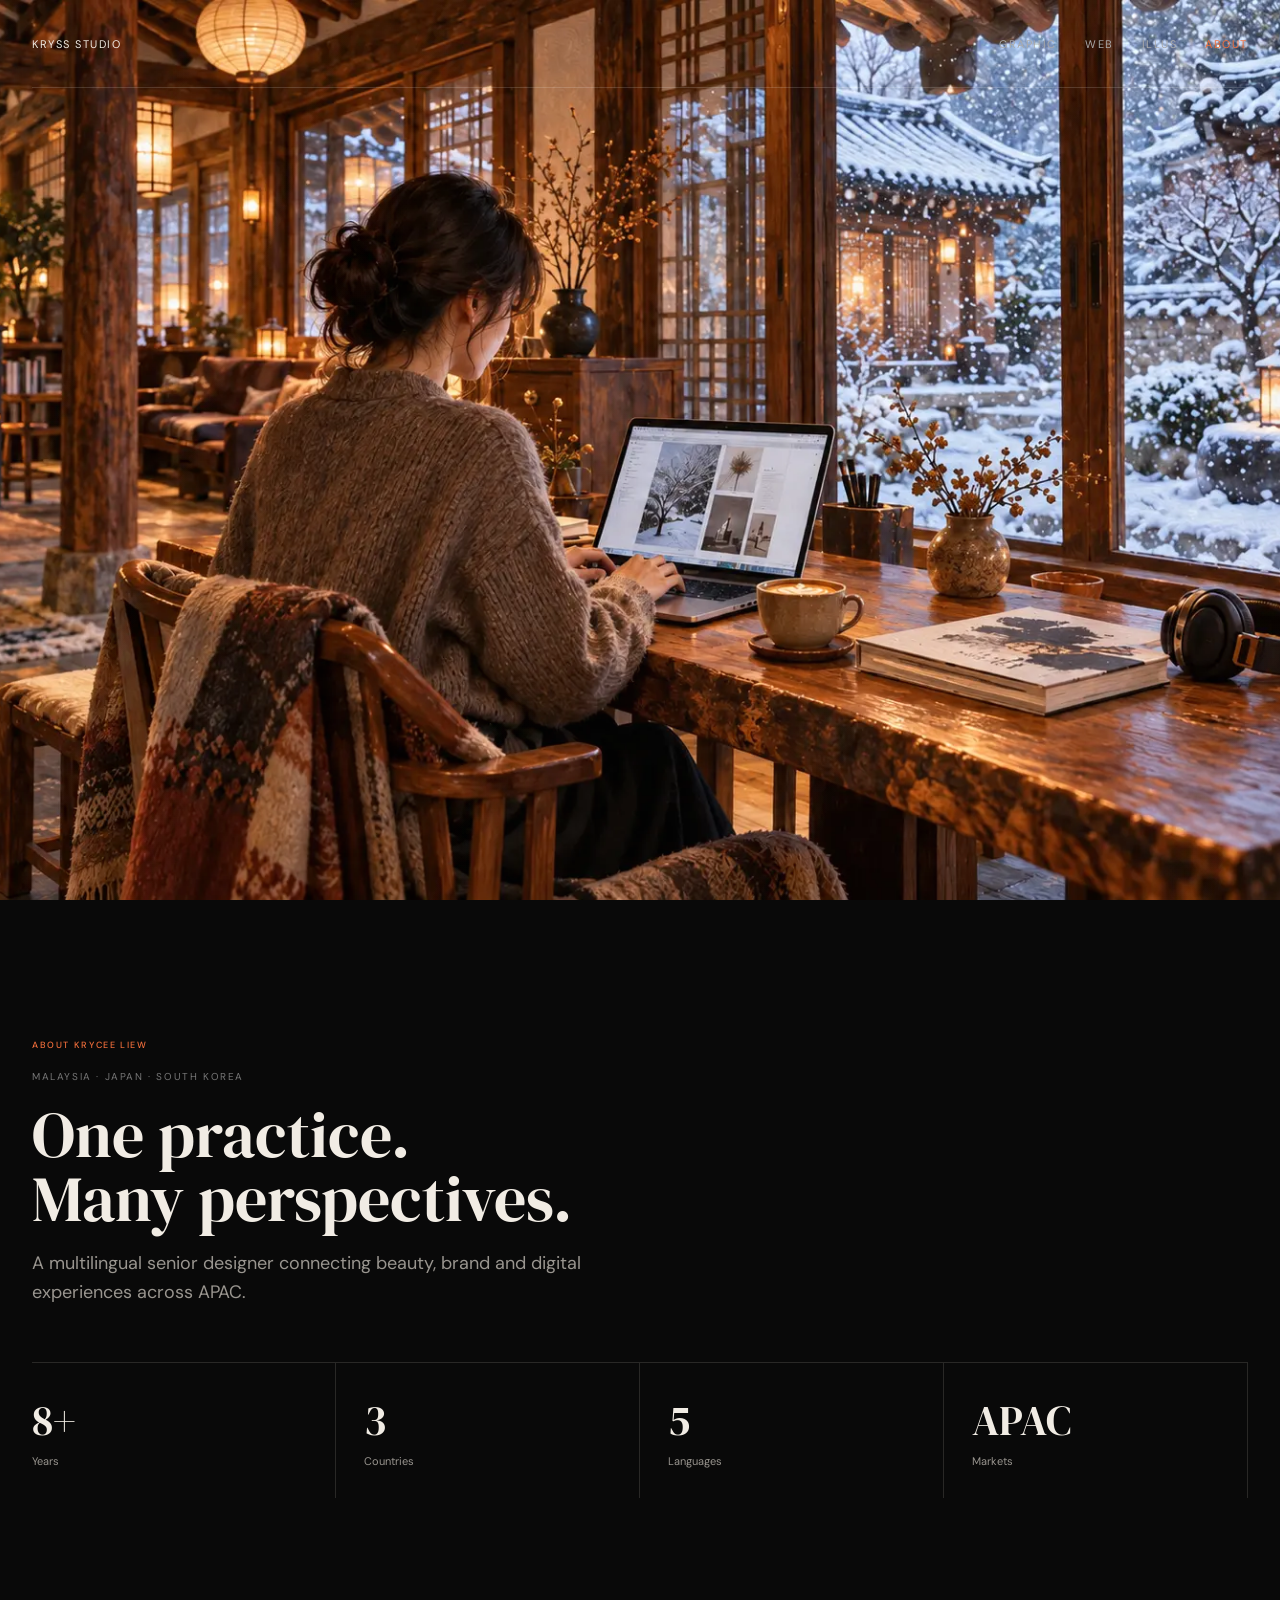
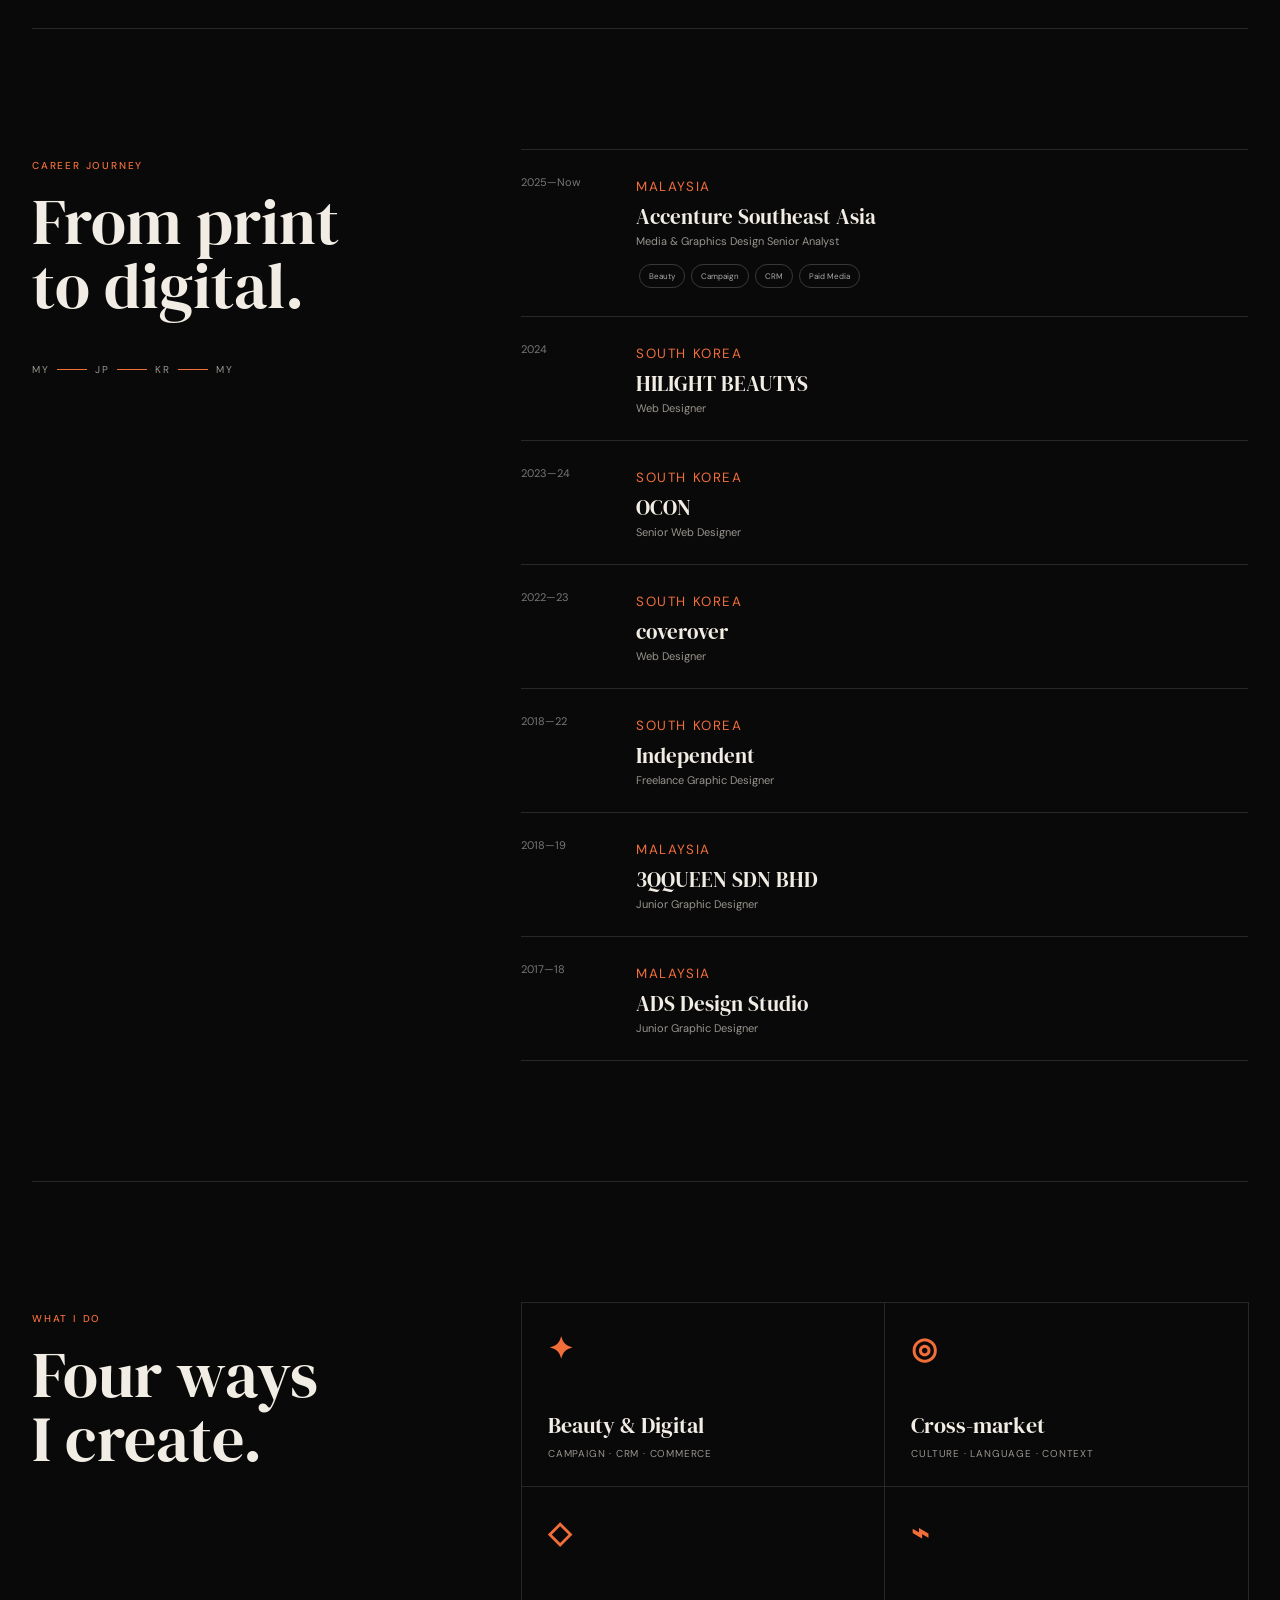
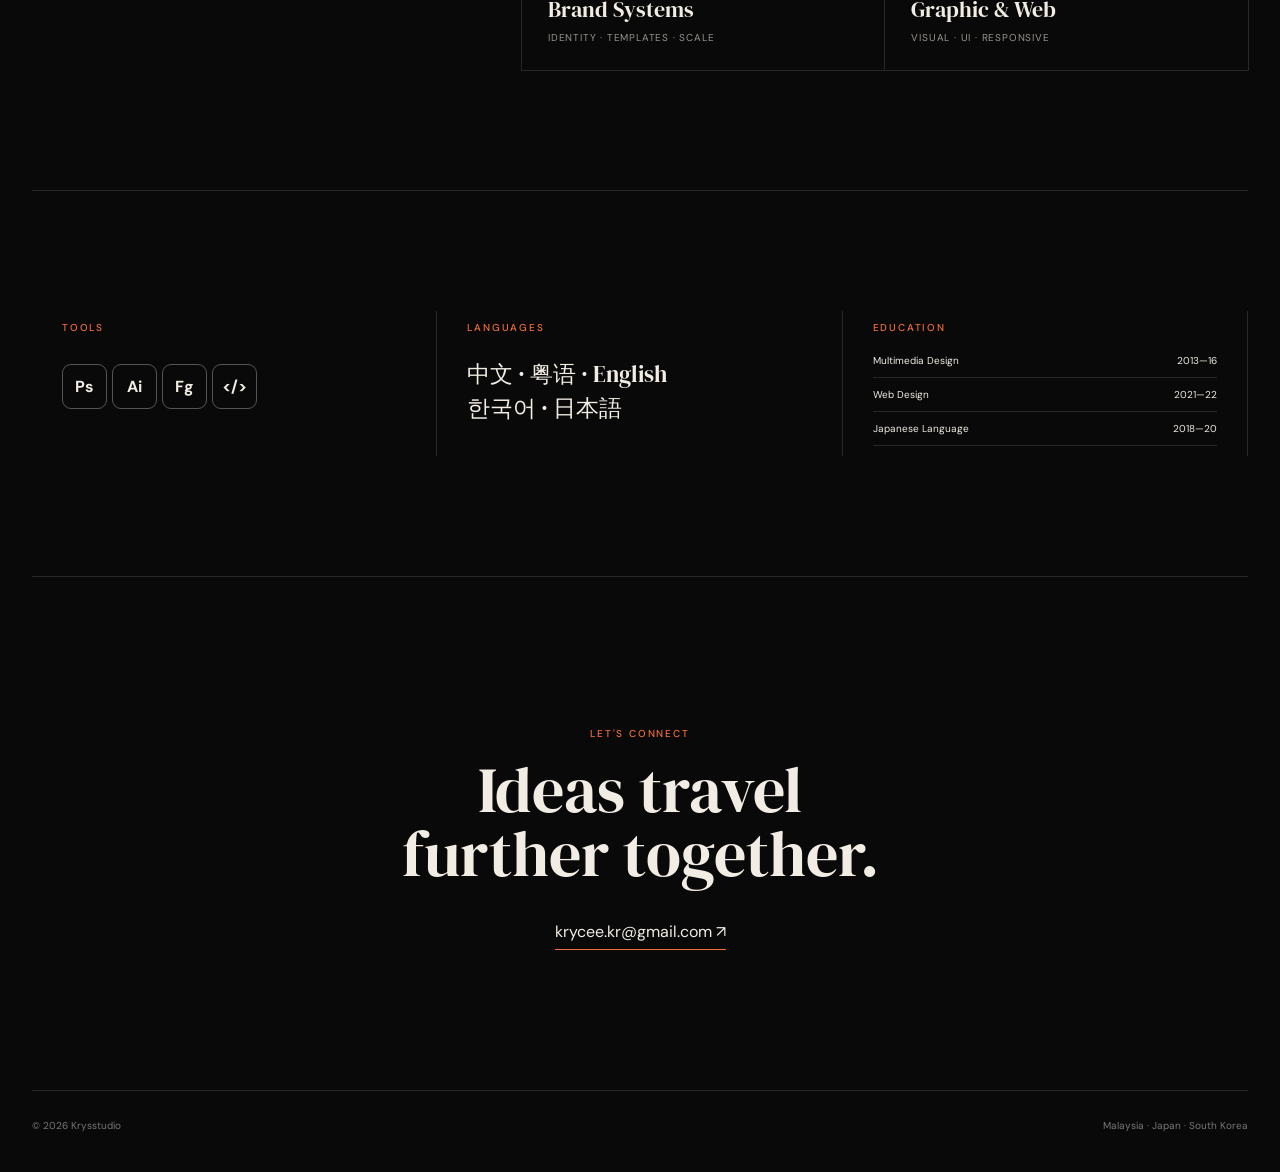
<file: innerpage/about-preview.html>
<!doctype html><html lang="en"><head><meta charset="utf-8"><meta name="viewport" content="width=device-width,initial-scale=1"><title>About Krycee — Preview</title><link href="https://fonts.googleapis.com/css2?family=DM+Sans:wght@300;400;500&family=DM+Serif+Display:ital@0;1&display=swap" rel="stylesheet"><style>
:root{--b:#090909;--t:#f1ece4;--m:#99958f;--o:#f16e3b;--l:#292826}*{box-sizing:border-box}html{scroll-behavior:smooth}body{margin:0;background:var(--b);color:var(--t);font-family:DM Sans,sans-serif}a{color:inherit;text-decoration:none}nav,main,footer{width:min(calc(100% - 64px),1240px);margin:auto}nav{position:absolute;z-index:5;left:50%;transform:translateX(-50%);height:88px;display:flex;justify-content:space-between;align-items:center;border-bottom:1px solid #ffffff26;font-size:11px;text-transform:uppercase;letter-spacing:.14em}nav div{display:flex;gap:28px;color:#aaa}nav .on,.orange{color:var(--o)}.visual{height:100vh;min-height:720px;position:relative;display:flex;align-items:center;overflow:hidden}.motion{position:absolute;inset:110px 0 50px 43%;border:1px solid #ffffff1a;background:radial-gradient(circle,#321b12,transparent 55%);overflow:hidden}.ring{position:absolute;border:1px solid var(--o);border-radius:50%;animation:float 10s ease-in-out infinite}.r1{width:520px;height:520px;right:-100px;top:5%}.r2{width:300px;height:300px;left:6%;bottom:-15%;animation-direction:reverse}.k{position:absolute;right:8%;bottom:0;font:26vw DM Serif Display;color:#ffffff08}.placeholder{position:absolute;right:25px;top:25px;color:#777;font-size:9px;letter-spacing:.15em;text-transform:uppercase}@keyframes float{50%{transform:translate(-25px,20px) scale(1.06)}}.hero{position:relative;z-index:2}.eyebrow,.label{color:var(--o);font-size:10px;font-weight:500;letter-spacing:.18em;text-transform:uppercase}h1,h2{font-family:DM Serif Display,serif;font-weight:400;margin:18px 0 0}h1{font-size:clamp(58px,7.5vw,110px);line-height:.91;text-shadow:0 2px 20px #000}h1 em{color:var(--o);font-weight:400}.scroll{position:absolute;bottom:28px;color:#888;font-size:10px;text-transform:uppercase;letter-spacing:.12em}.intro{padding:130px 0;border-bottom:1px solid var(--l)}h2{font-size:clamp(44px,5vw,72px);line-height:1}.intro>p:not(.label){max-width:590px;color:var(--m);font-size:18px;line-height:1.6}.stats{display:grid;grid-template-columns:repeat(4,1fr);margin-top:55px;border-top:1px solid var(--l)}.stats div{padding:28px;border-right:1px solid var(--l)}.stats div:first-child{padding-left:0}.stats b{display:block;font:42px DM Serif Display}.stats span{color:var(--m);font-size:11px}.section{display:grid;grid-template-columns:.72fr 1.28fr;gap:80px;padding:120px 0;border-bottom:1px solid var(--l)}.route{margin-top:45px;color:var(--m);font-size:10px;letter-spacing:.15em}.route i{display:inline-block;width:30px;border-top:1px solid var(--o);margin:0 8px 3px}.timeline{border-top:1px solid var(--l)}.job{display:grid;grid-template-columns:115px 1fr;padding:25px 0;border-bottom:1px solid var(--l)}.job time{color:#777;font-size:11px}.job small{color:var(--o);text-transform:uppercase;letter-spacing:.12em}.job h3{margin:6px 0 3px;font:21px DM Serif Display}.job p{margin:0;color:var(--m);font-size:11px}.tags{margin-top:13px}.tags span{display:inline-block;border:1px solid #3b3937;border-radius:20px;padding:6px 9px;margin:3px;color:#aaa;font-size:8px}.cards{display:grid;grid-template-columns:1fr 1fr}.card{min-height:185px;padding:26px;border:1px solid var(--l);margin:0 -1px -1px 0}.card b{color:var(--o);font-size:30px}.card h3{margin:42px 0 7px;font:22px DM Serif Display}.card p{margin:0;color:var(--m);font-size:10px;text-transform:uppercase;letter-spacing:.08em}.details{grid-template-columns:repeat(3,1fr);gap:0}.details>div{padding:0 30px;border-right:1px solid var(--l)}.details h3{font:23px/1.5 DM Serif Display}.tools b{display:inline-grid;width:45px;height:45px;place-items:center;border:1px solid #555;border-radius:9px;margin:20px 5px 0 0}.edu{padding:0;list-style:none;font-size:10px}.edu li{padding:10px 0;border-bottom:1px solid var(--l);display:flex;justify-content:space-between}.contact{text-align:center;padding:140px 0}.contact a{display:inline-block;margin-top:35px;padding-bottom:7px;border-bottom:1px solid var(--o)}footer{display:flex;justify-content:space-between;padding:28px 0 40px;border-top:1px solid var(--l);color:#777;font-size:10px}@media(max-width:760px){nav,main,footer{width:calc(100% - 36px)}nav div{gap:12px}.motion{inset:95px 0 70px 20%;opacity:.65}.hero{align-self:flex-end;margin-bottom:120px}.stats{grid-template-columns:1fr 1fr}.section,.details{grid-template-columns:1fr;gap:48px;padding:80px 0}.details>div{padding:25px 0;border-right:0;border-bottom:1px solid var(--l)}}@media(max-width:480px){nav div a:nth-child(2),nav div a:nth-child(3){display:none}.job{grid-template-columns:90px 1fr}.cards{grid-template-columns:1fr}}
</style><style>
.motion{inset:0;border:0;background:url('images/about-hanok-winter.png') center center/cover no-repeat;animation:slowPush 18s ease-in-out infinite alternate}.motion:after{content:'';position:absolute;inset:0;background:linear-gradient(90deg,rgba(5,5,5,.9) 0%,rgba(5,5,5,.58) 32%,rgba(5,5,5,.08) 66%,rgba(5,5,5,.03) 100%)}.snow{position:absolute;z-index:1;right:3%;top:8%;width:53%;height:68%;overflow:hidden;clip-path:polygon(18% 0,100% 0,100% 100%,0 100%,0 18%);pointer-events:none}.flake{position:absolute;top:-8%;border-radius:50%;background:#fff;filter:blur(.25px);opacity:.78;animation:snowfall linear infinite}.frost{position:absolute;z-index:1;inset:0;pointer-events:none;background:linear-gradient(110deg,#ffffff08,transparent 24%,#ffffff05 57%,transparent);mix-blend-mode:screen}.hero{max-width:650px}.visual h1{font-size:clamp(56px,6.4vw,96px)}@keyframes slowPush{from{transform:scale(1)}to{transform:scale(1.045)}}@keyframes snowfall{0%{transform:translate3d(0,-10%,0) rotate(0);opacity:0}10%{opacity:.8}100%{transform:translate3d(var(--drift),115%,0) rotate(240deg);opacity:.18}}@media(max-width:760px){.motion{inset:0;opacity:1;background-position:62% center}.snow{right:0;width:70%}.motion:after{background:linear-gradient(0deg,rgba(5,5,5,.88) 0%,rgba(5,5,5,.28) 60%,rgba(5,5,5,.12))}}@media(prefers-reduced-motion:reduce){.motion,.flake{animation:none}}
</style><style>
.visual{width:100vw;height:100svh;min-height:720px;margin-left:calc(50% - 50vw);padding-left:max(32px,calc((100vw - 1240px)/2));padding-right:max(32px,calc((100vw - 1240px)/2))}
.motion{inset:0!important;background-image:url('images/about-hanok-winter-v2.webp?v=1')}
.scroll{left:max(32px,calc((100vw - 1240px)/2))}
@media(max-width:760px){.visual{padding-left:18px;padding-right:18px}.motion{inset:0!important;background-position:62% center}.scroll{left:18px}}
</style><style>
main{width:100%;max-width:none;margin:0}
.visual{width:100%;height:100vh;height:100svh;min-height:640px;margin:0;padding:0}
.motion{position:absolute;inset:0!important;width:100%;height:100%;background-image:url('images/about-hanok-winter.png?v=4');background-size:cover;background-position:center center}
.motion:after{display:none}
.frost{opacity:.28}
.intro,.section,.contact{width:min(calc(100% - 64px),1240px);margin-left:auto;margin-right:auto}
.about-label{font-size:9px}
.places{margin:18px 0 0!important;color:#777!important;font-size:10px!important;letter-spacing:.16em;text-transform:uppercase}
@media(max-width:760px){.visual{height:100svh;min-height:560px}.motion{background-position:64% center}.intro,.section,.contact{width:calc(100% - 36px)}}
</style><style>
/* Full-width image without cover cropping */
.visual{width:100%;height:auto!important;min-height:0!important;aspect-ratio:1673/941;margin:0;padding:0}
.motion{inset:0!important;width:100%;height:100%;transform:none;background-image:url('images/about-hanok-winter.png?v=5');background-size:contain;background-position:center center;background-repeat:no-repeat;background-color:#090909;animation:none}
.snow{right:0;top:5%;width:55%;height:72%}
@media(max-width:760px){.visual{height:auto!important;min-height:0!important;aspect-ratio:1673/941}.motion{background-size:contain;background-position:center}.snow{width:60%;height:74%}}
</style><style>
/* True full-screen hero: fill the viewport with the complete 16:9 artwork */
.visual{position:relative;display:block;width:100%;height:100vh!important;height:100svh!important;min-height:640px!important;aspect-ratio:auto!important;margin:0;padding:0;overflow:hidden;background:#090909}
.hero-image{position:absolute;z-index:0;inset:0;display:block;width:100%;height:100%;max-width:none;object-fit:cover;object-position:center center}
.motion{display:none!important}
.snow{position:absolute;z-index:1;right:0;top:0;width:56%;height:76%}
.frost{position:absolute;z-index:2;inset:0}
@media(max-width:760px){.visual{width:100%;height:100svh!important;min-height:560px!important}.hero-image{width:100%;height:100%;object-fit:cover;object-position:center}.snow{width:60%;height:76%}}
</style></head><body><nav><a href="../index.html">KRYSS STUDIO</a><div><a href="../index.html">Graphic</a><a>Web</a><a>Illus</a><a class="on">About</a></div></nav><main>
<section class="visual" aria-label="Winter hanok café"><img class="hero-image" src="images/about-hanok-winter-v2.webp?v=1" alt="A woman working in a warm hanok café while snow falls outside"><div class="snow" id="snow" aria-hidden="true"></div><div class="frost"></div></section>
<section class="intro" id="about"><p class="label about-label">About Krycee Liew</p><p class="places">Malaysia · Japan · South Korea</p><h2>One practice.<br>Many perspectives.</h2><p>A multilingual senior designer connecting beauty, brand and digital experiences across APAC.</p><div class="stats"><div><b>8+</b><span>Years</span></div><div><b>3</b><span>Countries</span></div><div><b>5</b><span>Languages</span></div><div><b>APAC</b><span>Markets</span></div></div></section>
<section class="section"><header><p class="label">Career journey</p><h2>From print<br>to digital.</h2><div class="route">MY<i></i>JP<i></i>KR<i></i>MY</div></header><div class="timeline">
<article class="job"><time>2025—Now</time><div><small>Malaysia</small><h3>Accenture Southeast Asia</h3><p>Media &amp; Graphics Design Senior Analyst</p><div class="tags"><span>Beauty</span><span>Campaign</span><span>CRM</span><span>Paid Media</span></div></div></article>
<article class="job"><time>2024</time><div><small>South Korea</small><h3>HILIGHT BEAUTYS</h3><p>Web Designer</p></div></article><article class="job"><time>2023—24</time><div><small>South Korea</small><h3>OCON</h3><p>Senior Web Designer</p></div></article><article class="job"><time>2022—23</time><div><small>South Korea</small><h3>coverover</h3><p>Web Designer</p></div></article><article class="job"><time>2018—22</time><div><small>South Korea</small><h3>Independent</h3><p>Freelance Graphic Designer</p></div></article><article class="job"><time>2018—19</time><div><small>Malaysia</small><h3>3QQUEEN SDN BHD</h3><p>Junior Graphic Designer</p></div></article><article class="job"><time>2017—18</time><div><small>Malaysia</small><h3>ADS Design Studio</h3><p>Junior Graphic Designer</p></div></article></div></section>
<section class="section"><header><p class="label">What I do</p><h2>Four ways<br>I create.</h2></header><div class="cards"><article class="card"><b>✦</b><h3>Beauty &amp; Digital</h3><p>Campaign · CRM · Commerce</p></article><article class="card"><b>◎</b><h3>Cross-market</h3><p>Culture · Language · Context</p></article><article class="card"><b>◇</b><h3>Brand Systems</h3><p>Identity · Templates · Scale</p></article><article class="card"><b>⌁</b><h3>Graphic &amp; Web</h3><p>Visual · UI · Responsive</p></article></div></section>
<section class="section details"><div><p class="label">Tools</p><div class="tools"><b>Ps</b><b>Ai</b><b>Fg</b><b>&lt;/&gt;</b></div></div><div><p class="label">Languages</p><h3>中文 · 粤语 · English<br>한국어 · 日本語</h3></div><div><p class="label">Education</p><ul class="edu"><li>Multimedia Design <span>2013—16</span></li><li>Web Design <span>2021—22</span></li><li>Japanese Language <span>2018—20</span></li></ul></div></section>
<section class="contact"><p class="label">Let's connect</p><h2>Ideas travel<br>further together.</h2><a href="mailto:krycee.kr@gmail.com">krycee.kr@gmail.com ↗</a></section></main><footer><span>© 2026 Krysstudio</span><span>Malaysia · Japan · South Korea</span></footer><script>const snow=document.getElementById('snow'),count=innerWidth<760?28:58;for(let i=0;i<count;i++){const f=document.createElement('i');f.className='flake';const s=1+Math.random()*4;f.style.cssText=`left:${Math.random()*100}%;width:${s}px;height:${s}px;--drift:${-35+Math.random()*70}px;animation-duration:${5+Math.random()*8}s;animation-delay:${-Math.random()*12}s`;snow.appendChild(f)}</script></body></html>
</file>
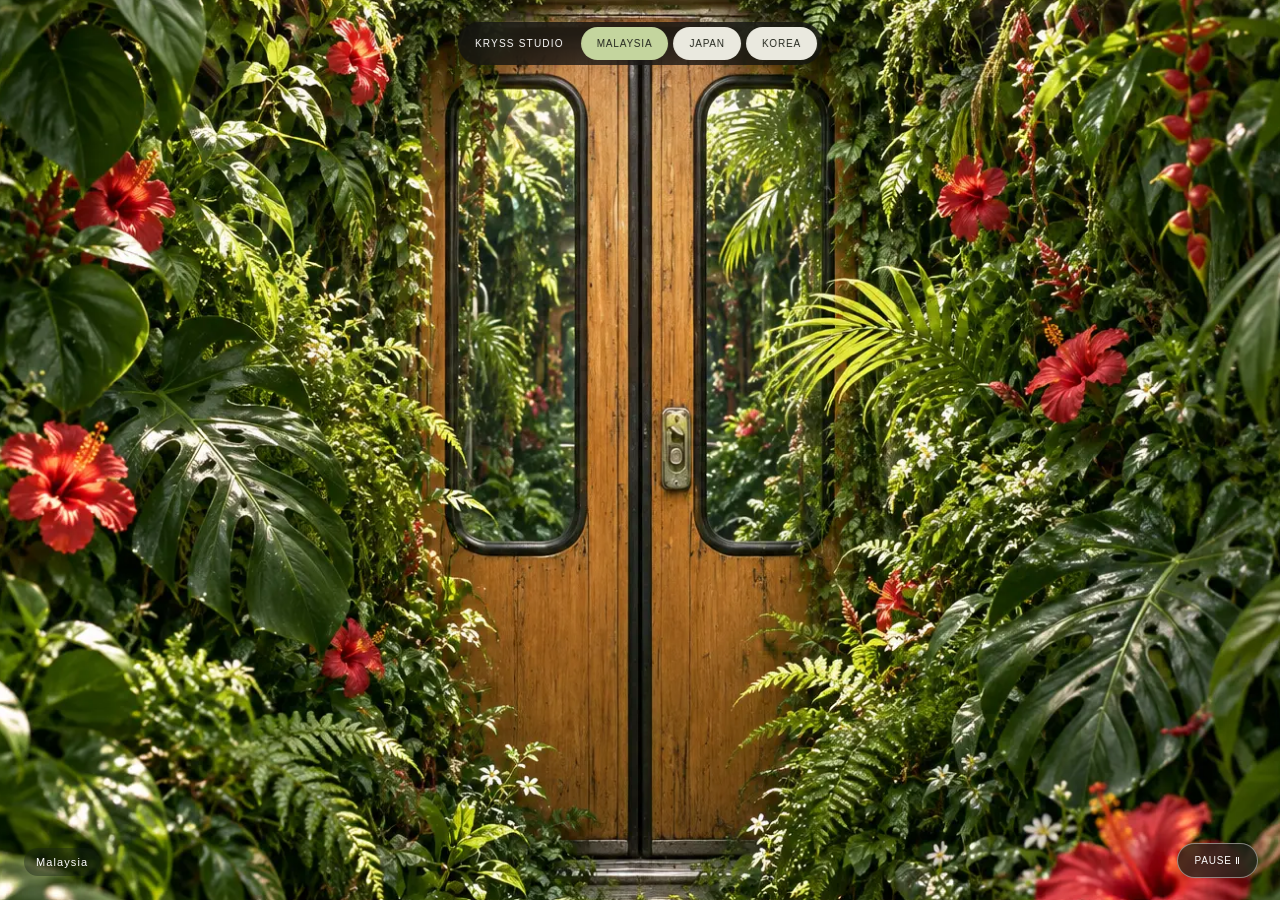
<file: innerpage/train-animation/train-journey-preview.html>
<!doctype html>
<html lang="en">
<head>
<meta charset="utf-8">
<meta name="viewport" content="width=device-width, initial-scale=1">
<title>Botanical Train · Kryss Studio</title>
<style>
*{box-sizing:border-box}html,body{margin:0;width:100%;height:100%;overflow:hidden;background:#132119;color:#fff;font-family:Arial,sans-serif}
main{position:fixed;inset:0;overflow:hidden;background:url('assets/malaysia-woodland.webp') center/cover}
canvas{display:block;width:100%;height:100%}
nav{position:absolute;top:22px;left:50%;transform:translateX(-50%);display:flex;align-items:center;gap:5px;padding:5px;border-radius:28px;background:#111b;backdrop-filter:blur(12px);white-space:nowrap}
button{border:0;cursor:pointer;font:10px Arial,sans-serif;letter-spacing:.08em;text-transform:uppercase;border-radius:24px;padding:11px 16px;background:#eae9df;color:#25281f}
button[aria-current=true]{background:#c4d59e}button:focus-visible{outline:3px solid #fff;outline-offset:4px}
.brand{padding:0 12px;font-size:10px;letter-spacing:.12em}.control{position:absolute;right:22px;bottom:22px;background:#172019b8;color:white;border:1px solid #ffffff70;backdrop-filter:blur(12px)}
#status{position:absolute;bottom:24px;left:24px;font-size:11px;letter-spacing:.1em;text-shadow:0 1px 8px #000;background:#14201666;padding:8px 12px;border-radius:20px}
@media(max-width:600px){.brand{display:none}nav{top:16px}button{padding:10px 13px}.control{right:14px;bottom:16px}#status{left:14px;bottom:16px}}
</style>
</head>
<body>
<main aria-label="An immersive botanical train journey">
<canvas id="journey" role="img" aria-label="Dense tropical greenery and hibiscus surrounding wooden train doors"></canvas>
<nav aria-label="Destinations"><span class="brand">KRYSS STUDIO</span><button data-stop="0" aria-current="true">Malaysia</button><button data-stop="1" aria-current="false">Japan</button><button data-stop="2" aria-current="false">Korea</button></nav>
<span id="status" role="status">Loading gardens…</span>
<button class="control" id="control" aria-label="Pause animation" disabled>Pause Ⅱ</button>
</main>
<script>
'use strict';
const canvas=document.querySelector('#journey'),ctx=canvas.getContext('2d',{alpha:false});
const control=document.querySelector('#control'),status=document.querySelector('#status');
const stops=[['Malaysia','malaysia'],['Japan','japan'],['South Korea','korea']];
const buttons=[...document.querySelectorAll('[data-stop]')];
const reduced=matchMedia('(prefers-reduced-motion: reduce)');
let playing=!reduced.matches,ready=false,index=0,elapsed=0,last=0,raf=0,w=0,h=0,dpr=1;
const duration=11000,door={x:550,y:42,width:436,height:836},cx=768,cy=460;
const clamp=t=>Math.max(0,Math.min(1,t)),smooth=t=>{t=clamp(t);return t*t*(3-2*t)};
const images=stops.map(([,name])=>{const img=new Image();img.src='assets/'+name+'-woodland.webp';return img});
function resize(){w=innerWidth;h=innerHeight;dpr=Math.min(devicePixelRatio||1,2);canvas.width=Math.round(w*dpr);canvas.height=Math.round(h*dpr);if(ready)render()}
function updateUI(){buttons.forEach((b,i)=>b.setAttribute('aria-current',String(i===index)));status.textContent=stops[index][0];canvas.setAttribute('aria-label',stops[index][0]+': botanical train with wooden doors and floor-to-ceiling flowers');control.textContent=playing?'Pause Ⅱ':'Play ▷';control.setAttribute('aria-label',playing?'Pause animation':'Play animation')}
function baseScale(){return Math.max(w/1536,h/(2*Math.min(cy,1024-cy)))}
function drawScene(img,scale){ctx.drawImage(img,w/2-cx*scale,h/2-cy*scale,1536*scale,1024*scale)}
function render(){
 ctx.setTransform(dpr,0,0,dpr,0,0);ctx.fillStyle='#132119';ctx.fillRect(0,0,w,h);
 const base=baseScale(),t=elapsed/duration;
 const opening=smooth((t-.25)/.25),travel=smooth((t-.52)/.46);
 const approach=1+.12*smooth(t/.52);
 // Advance until the OPEN doorway is outside all viewport edges.
 const through=Math.max(w/(door.width*base),h/(door.height*base))*1.06;
 const zoom=approach+(Math.max(through,approach)-approach)*travel;
 const s=base*zoom,dx=w/2+(door.x-cx)*s,dy=h/2+(door.y-cy)*s,dw=door.width*s,dh=door.height*s;
 // The next carriage is behind the real doorway, never a closing screen overlay.
 if(opening===0){drawScene(images[index],s);return}
 drawScene(images[(index+1)%3],base);
 ctx.save();ctx.beginPath();ctx.rect(0,0,w,h);ctx.rect(dx,dy,dw,dh);ctx.clip('evenodd');drawScene(images[index],s);ctx.restore();
 // Slide the photographed wooden leaves behind the flower-covered frame.
 ctx.save();ctx.beginPath();ctx.rect(dx,dy,dw,dh);ctx.clip();
 const half=door.width/2,shift=dw/2*opening;
 ctx.drawImage(images[index],door.x,door.y,half,door.height,dx-shift,dy,dw/2,dh);
 ctx.drawImage(images[index],door.x+half,door.y,half,door.height,dx+dw/2+shift,dy,dw/2,dh);
 ctx.restore();
}
function tick(now){raf=0;if(!ready||!playing||document.hidden){last=0;return}if(last)elapsed+=Math.min(now-last,100);last=now;if(elapsed>=duration){elapsed%=duration;index=(index+1)%3;updateUI()}render();raf=requestAnimationFrame(tick)}
function schedule(){last=0;if(ready&&playing&&!document.hidden&&!raf)raf=requestAnimationFrame(tick)}
control.addEventListener('click',()=>{playing=!playing;if(!playing){cancelAnimationFrame(raf);raf=0;last=0}updateUI();schedule()});
buttons.forEach((b,i)=>b.addEventListener('click',()=>{if(!ready)return;index=i;elapsed=0;last=0;updateUI();render();schedule()}));
document.addEventListener('visibilitychange',()=>{if(document.hidden){cancelAnimationFrame(raf);raf=0;last=0}else schedule()});
reduced.addEventListener('change',e=>{if(e.matches){playing=false;cancelAnimationFrame(raf);raf=0;last=0;updateUI()}});
addEventListener('resize',resize);resize();
Promise.all(images.map(img=>img.decode())).then(()=>{ready=true;control.disabled=false;updateUI();render();schedule()}).catch(()=>{status.textContent='Images could not load — please reload.';control.textContent='Unavailable'});
// Explicit local visual regression mode only.
if(new URLSearchParams(location.search).has('test'))window.previewFrame=(country,ms)=>{playing=false;cancelAnimationFrame(raf);raf=0;index=country;elapsed=ms;updateUI();render()};
</script>
</body>
</html>
</file>
